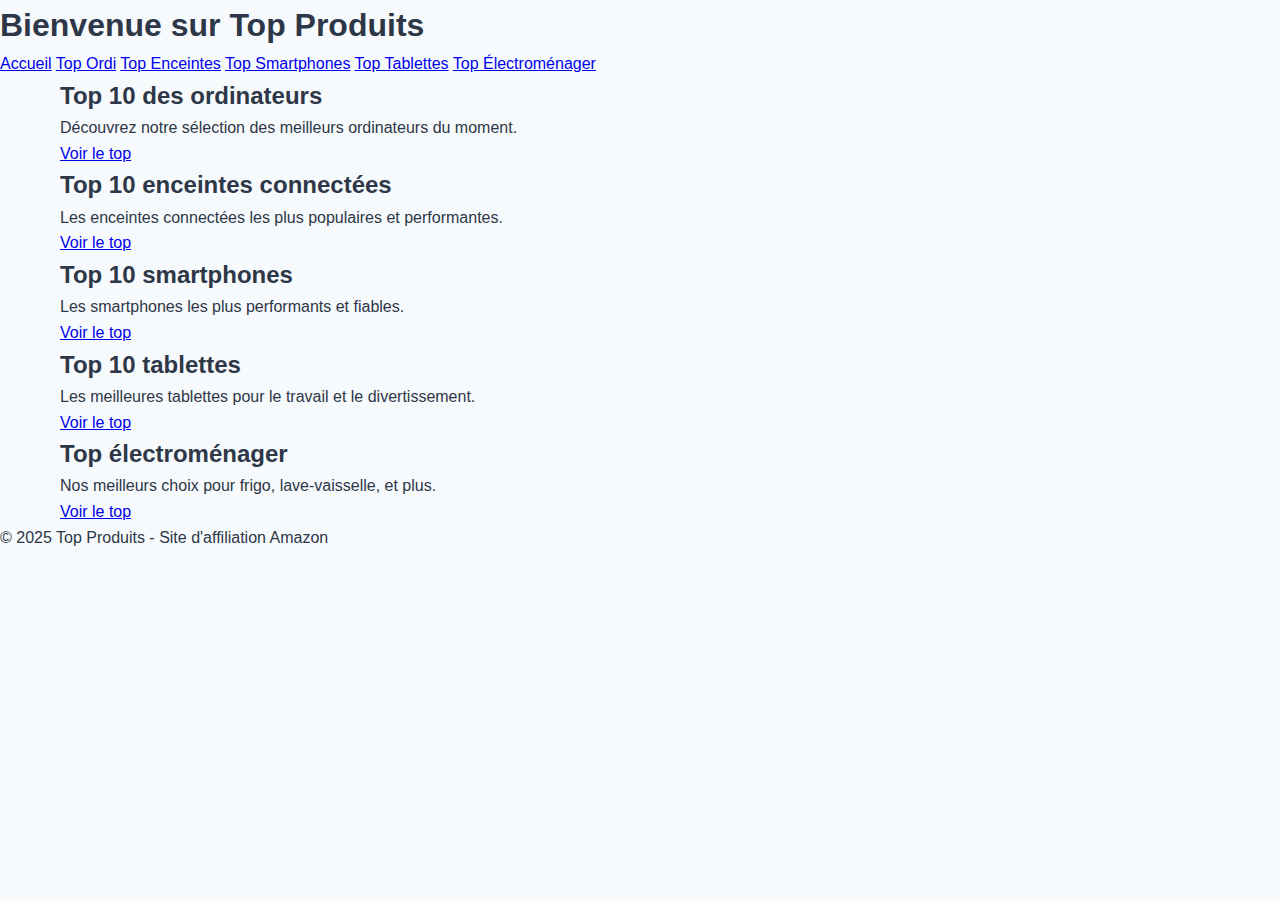
<file: index.html>
<!DOCTYPE html>
<html lang="fr">
<head>
  <meta charset="UTF-8">
  <title>Top Produits</title>
  <link rel="stylesheet" href="style.css">
</head>
<body>

<header>
  <h1>Bienvenue sur Top Produits</h1>
</header>

<nav>
  <a href="index.html">Accueil</a>
  <a href="top-ordinateurs.html">Top Ordi</a>
  <a href="top-enceintes.html">Top Enceintes</a>
  <a href="top-smartphones.html">Top Smartphones</a>
  <a href="top-tablettes.html">Top Tablettes</a>
  <a href="top-electromenager.html">Top Électroménager</a>
</nav>

<div class="container">
  <div class="article-block">
    <h2>Top 10 des ordinateurs</h2>
    <p>Découvrez notre sélection des meilleurs ordinateurs du moment.</p>
    <a class="button" href="top-ordinateurs.html">Voir le top</a>
  </div>

  <div class="article-block">
    <h2>Top 10 enceintes connectées</h2>
    <p>Les enceintes connectées les plus populaires et performantes.</p>
    <a class="button" href="top-enceintes.html">Voir le top</a>
  </div>

  <div class="article-block">
    <h2>Top 10 smartphones</h2>
    <p>Les smartphones les plus performants et fiables.</p>
    <a class="button" href="top-smartphones.html">Voir le top</a>
  </div>

  <div class="article-block">
    <h2>Top 10 tablettes</h2>
    <p>Les meilleures tablettes pour le travail et le divertissement.</p>
    <a class="button" href="top-tablettes.html">Voir le top</a>
  </div>

  <div class="article-block">
    <h2>Top électroménager</h2>
    <p>Nos meilleurs choix pour frigo, lave-vaisselle, et plus.</p>
    <a class="button" href="top-electromenager.html">Voir le top</a>
  </div>
</div>

<footer>
  &copy; 2025 Top Produits - Site d'affiliation Amazon
</footer>

</body>
</html>
</file>
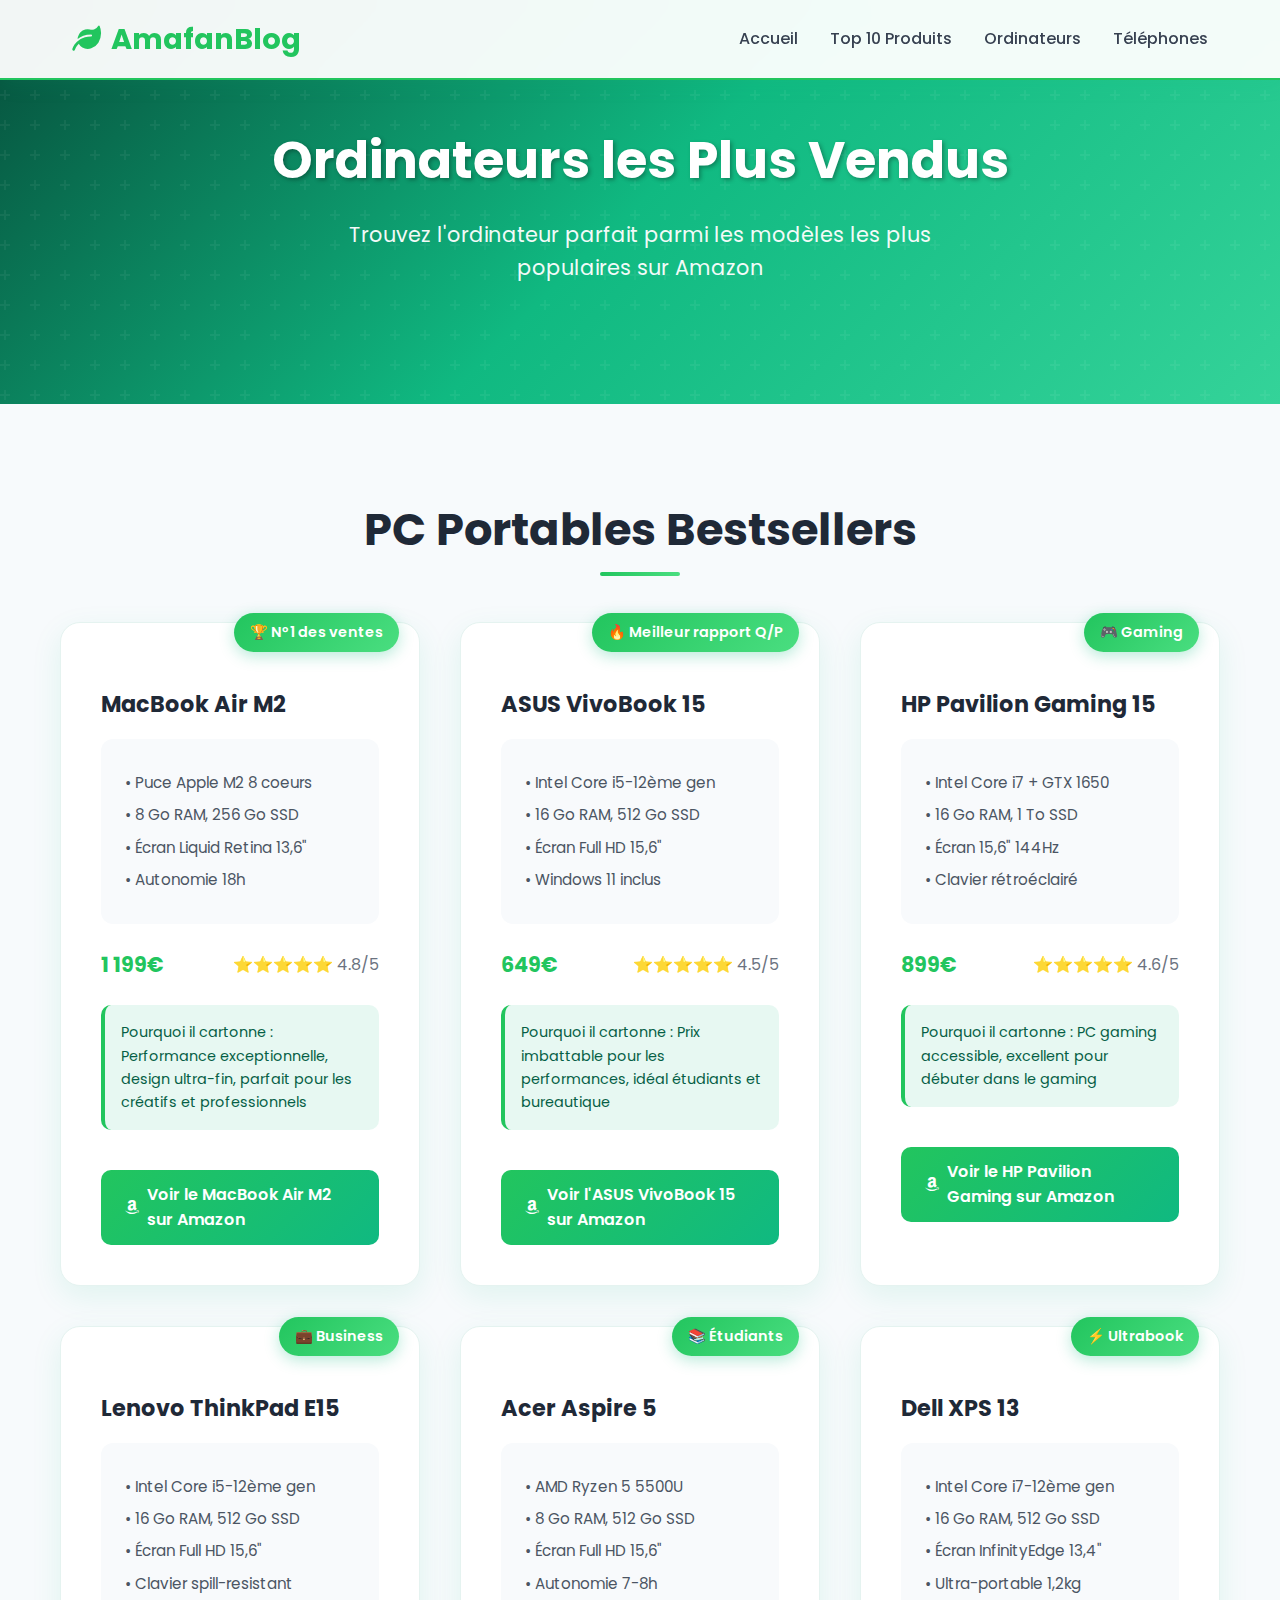
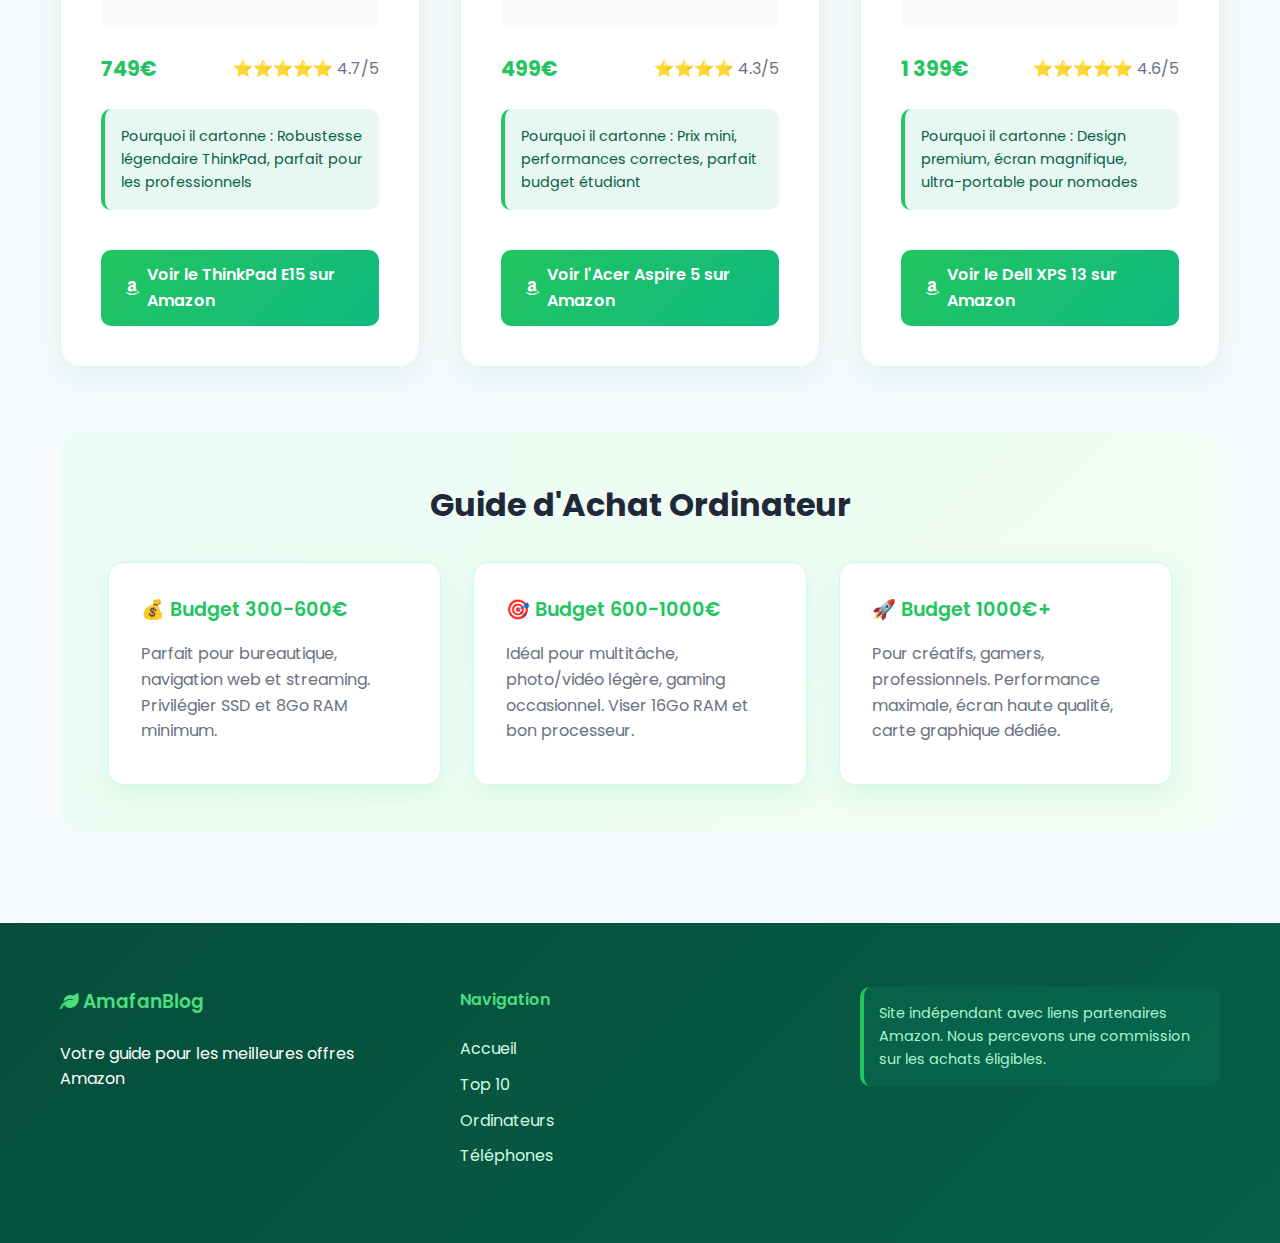
<file: ordinateurs.html>
<!DOCTYPE html>
<html lang="fr">
<head>
    <meta charset="utf-8">
    <meta name="viewport" content="width=device-width, initial-scale=1.0">
    
    <title>Ordinateurs les Plus Vendus sur Amazon 2024 | AmafanBlog</title>
    <meta name="description" content="Découvrez les ordinateurs portables et fixes les plus vendus sur Amazon. Comparatifs, prix et conseils pour choisir le bon PC.">
    <meta name="keywords" content="ordinateurs amazon, pc portables bestseller, ordinateurs les plus vendus, guide achat pc, laptops amazon">
    
    <link href="style.css" rel="stylesheet" type="text/css" />
    <link href="https://fonts.googleapis.com/css2?family=Poppins:wght@300;400;500;600;700&display=swap" rel="stylesheet">
    <link rel="stylesheet" href="https://cdnjs.cloudflare.com/ajax/libs/font-awesome/6.0.0/css/all.min.css">
</head>

<body>
    <header class="header">
        <nav class="nav">
            <div class="logo">
                <h1><i class="fas fa-leaf"></i> AmafanBlog</h1>
            </div>
            <ul class="nav-links">
                <li><a href="index.html">Accueil</a></li>
                <li><a href="top10.html">Top 10 Produits</a></li>
                <li><a href="ordinateurs.html">Ordinateurs</a></li>
                <li><a href="telephones.html">Téléphones</a></li>
            </ul>
        </nav>
    </header>

    <main>
        <section class="hero">
            <div class="hero-content">
                <h2>Ordinateurs les Plus Vendus</h2>
                <p>Trouvez l'ordinateur parfait parmi les modèles les plus populaires sur Amazon</p>
            </div>
        </section>

        <section class="computers-section">
            <div class="container">
                <h2 class="section-title">PC Portables Bestsellers</h2>
                
                <div class="computers-grid">
                    <div class="computer-card">
                        <div class="computer-badge">🏆 N°1 des ventes</div>
                        <h3>MacBook Air M2</h3>
                        <div class="specs">
                            <p>• Puce Apple M2 8 coeurs</p>
                            <p>• 8 Go RAM, 256 Go SSD</p>
                            <p>• Écran Liquid Retina 13,6"</p>
                            <p>• Autonomie 18h</p>
                        </div>
                        <div class="price-rating">
                            <span class="price">1 199€</span>
                            <span class="rating">⭐⭐⭐⭐⭐ 4.8/5</span>
                        </div>
                        <p class="why-popular">Pourquoi il cartonne : Performance exceptionnelle, design ultra-fin, parfait pour les créatifs et professionnels</p>
                        <a href="https://amzn.to/3YjKpLm" target="_blank" rel="nofollow" class="btn-product">
                            <i class="fab fa-amazon"></i> Voir le MacBook Air M2 sur Amazon
                        </a>
                    </div>

                    <div class="computer-card">
                        <div class="computer-badge">🔥 Meilleur rapport Q/P</div>
                        <h3>ASUS VivoBook 15</h3>
                        <div class="specs">
                            <p>• Intel Core i5-12ème gen</p>
                            <p>• 16 Go RAM, 512 Go SSD</p>
                            <p>• Écran Full HD 15,6"</p>
                            <p>• Windows 11 inclus</p>
                        </div>
                        <div class="price-rating">
                            <span class="price">649€</span>
                            <span class="rating">⭐⭐⭐⭐⭐ 4.5/5</span>
                        </div>
                        <p class="why-popular">Pourquoi il cartonne : Prix imbattable pour les performances, idéal étudiants et bureautique</p>
                        <a href="https://amzn.to/4hYp8mK" target="_blank" rel="nofollow" class="btn-product">
                            <i class="fab fa-amazon"></i> Voir l'ASUS VivoBook 15 sur Amazon
                        </a>
                    </div>

                    <div class="computer-card">
                        <div class="computer-badge">🎮 Gaming</div>
                        <h3>HP Pavilion Gaming 15</h3>
                        <div class="specs">
                            <p>• Intel Core i7 + GTX 1650</p>
                            <p>• 16 Go RAM, 1 To SSD</p>
                            <p>• Écran 15,6" 144Hz</p>
                            <p>• Clavier rétroéclairé</p>
                        </div>
                        <div class="price-rating">
                            <span class="price">899€</span>
                            <span class="rating">⭐⭐⭐⭐⭐ 4.6/5</span>
                        </div>
                        <p class="why-popular">Pourquoi il cartonne : PC gaming accessible, excellent pour débuter dans le gaming</p>
                        <a href="https://amzn.to/3ZqR7dL" target="_blank" rel="nofollow" class="btn-product">
                            <i class="fab fa-amazon"></i> Voir le HP Pavilion Gaming sur Amazon
                        </a>
                    </div>

                    <div class="computer-card">
                        <div class="computer-badge">💼 Business</div>
                        <h3>Lenovo ThinkPad E15</h3>
                        <div class="specs">
                            <p>• Intel Core i5-12ème gen</p>
                            <p>• 16 Go RAM, 512 Go SSD</p>
                            <p>• Écran Full HD 15,6"</p>
                            <p>• Clavier spill-resistant</p>
                        </div>
                        <div class="price-rating">
                            <span class="price">749€</span>
                            <span class="rating">⭐⭐⭐⭐⭐ 4.7/5</span>
                        </div>
                        <p class="why-popular">Pourquoi il cartonne : Robustesse légendaire ThinkPad, parfait pour les professionnels</p>
                        <a href="https://amzn.to/4fL8nGx" target="_blank" rel="nofollow" class="btn-product">
                            <i class="fab fa-amazon"></i> Voir le ThinkPad E15 sur Amazon
                        </a>
                    </div>

                    <div class="computer-card">
                        <div class="computer-badge">📚 Étudiants</div>
                        <h3>Acer Aspire 5</h3>
                        <div class="specs">
                            <p>• AMD Ryzen 5 5500U</p>
                            <p>• 8 Go RAM, 512 Go SSD</p>
                            <p>• Écran Full HD 15,6"</p>
                            <p>• Autonomie 7-8h</p>
                        </div>
                        <div class="price-rating">
                            <span class="price">499€</span>
                            <span class="rating">⭐⭐⭐⭐ 4.3/5</span>
                        </div>
                        <p class="why-popular">Pourquoi il cartonne : Prix mini, performances correctes, parfait budget étudiant</p>
                        <a href="https://amzn.to/3BRpK8m" target="_blank" rel="nofollow" class="btn-product">
                            <i class="fab fa-amazon"></i> Voir l'Acer Aspire 5 sur Amazon
                        </a>
                    </div>

                    <div class="computer-card">
                        <div class="computer-badge">⚡ Ultrabook</div>
                        <h3>Dell XPS 13</h3>
                        <div class="specs">
                            <p>• Intel Core i7-12ème gen</p>
                            <p>• 16 Go RAM, 512 Go SSD</p>
                            <p>• Écran InfinityEdge 13,4"</p>
                            <p>• Ultra-portable 1,2kg</p>
                        </div>
                        <div class="price-rating">
                            <span class="price">1 399€</span>
                            <span class="rating">⭐⭐⭐⭐⭐ 4.6/5</span>
                        </div>
                        <p class="why-popular">Pourquoi il cartonne : Design premium, écran magnifique, ultra-portable pour nomades</p>
                        <a href="https://amzn.to/4dTpL9K" target="_blank" rel="nofollow" class="btn-product">
                            <i class="fab fa-amazon"></i> Voir le Dell XPS 13 sur Amazon
                        </a>
                    </div>
                </div>

                <div class="buying-guide">
                    <h3>Guide d'Achat Ordinateur</h3>
                    <div class="guide-tips">
                        <div class="tip">
                            <h4>💰 Budget 300-600€</h4>
                            <p>Parfait pour bureautique, navigation web et streaming. Privilégier SSD et 8Go RAM minimum.</p>
                        </div>
                        <div class="tip">
                            <h4>🎯 Budget 600-1000€</h4>
                            <p>Idéal pour multitâche, photo/vidéo légère, gaming occasionnel. Viser 16Go RAM et bon processeur.</p>
                        </div>
                        <div class="tip">
                            <h4>🚀 Budget 1000€+</h4>
                            <p>Pour créatifs, gamers, professionnels. Performance maximale, écran haute qualité, carte graphique dédiée.</p>
                        </div>
                    </div>
                </div>
            </div>
        </section>
    </main>

    <footer class="footer">
        <div class="container">
            <div class="footer-content">
                <div class="footer-section">
                    <h3><i class="fas fa-leaf"></i> AmafanBlog</h3>
                    <p>Votre guide pour les meilleures offres Amazon</p>
                </div>
                <div class="footer-section">
                    <h4>Navigation</h4>
                    <ul>
                        <li><a href="index.html">Accueil</a></li>
                        <li><a href="top10.html">Top 10</a></li>
                        <li><a href="ordinateurs.html">Ordinateurs</a></li>
                        <li><a href="telephones.html">Téléphones</a></li>
                    </ul>
                </div>
                <div class="footer-section">
                    <p class="affiliate-disclosure">
                        Site indépendant avec liens partenaires Amazon. Nous percevons une commission sur les achats éligibles.
                    </p>
                </div>
            </div>
        </div>
    </footer>

    <script src="script.js"></script>
</body>
</html>
</file>
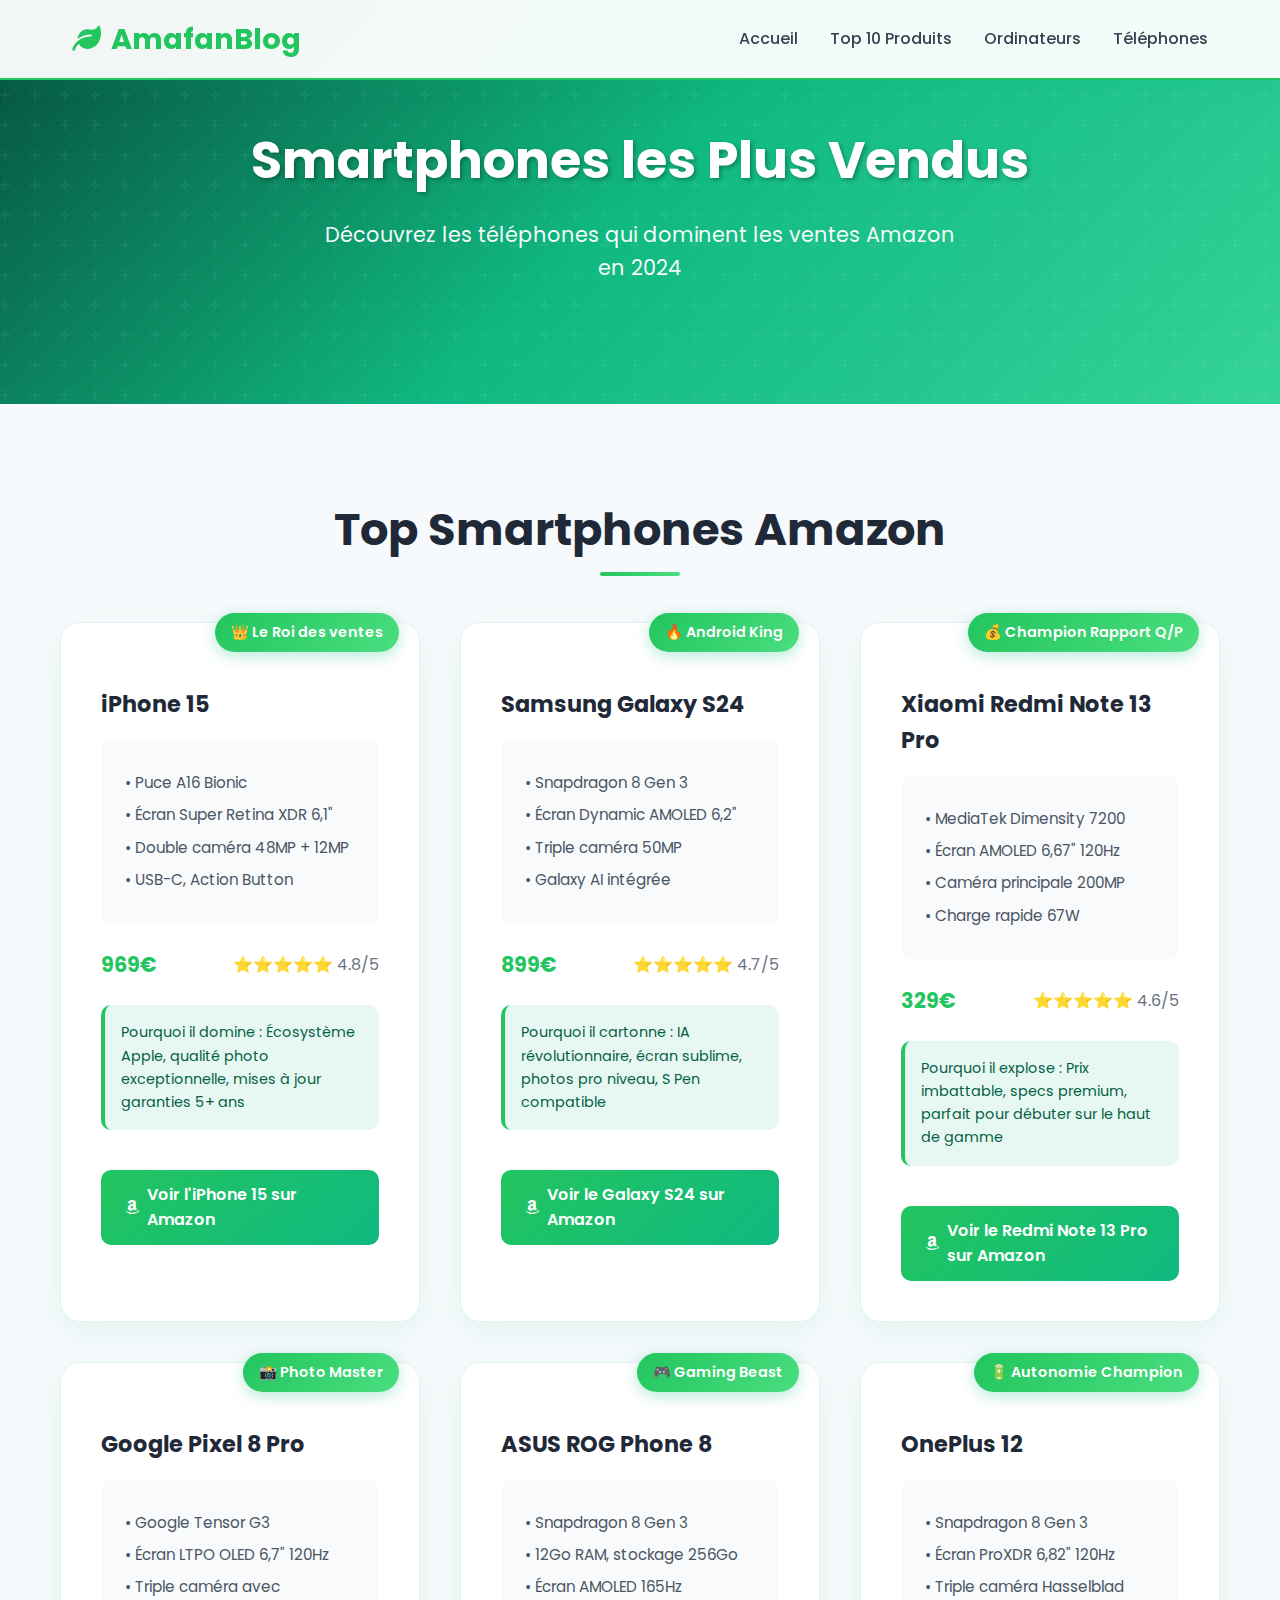
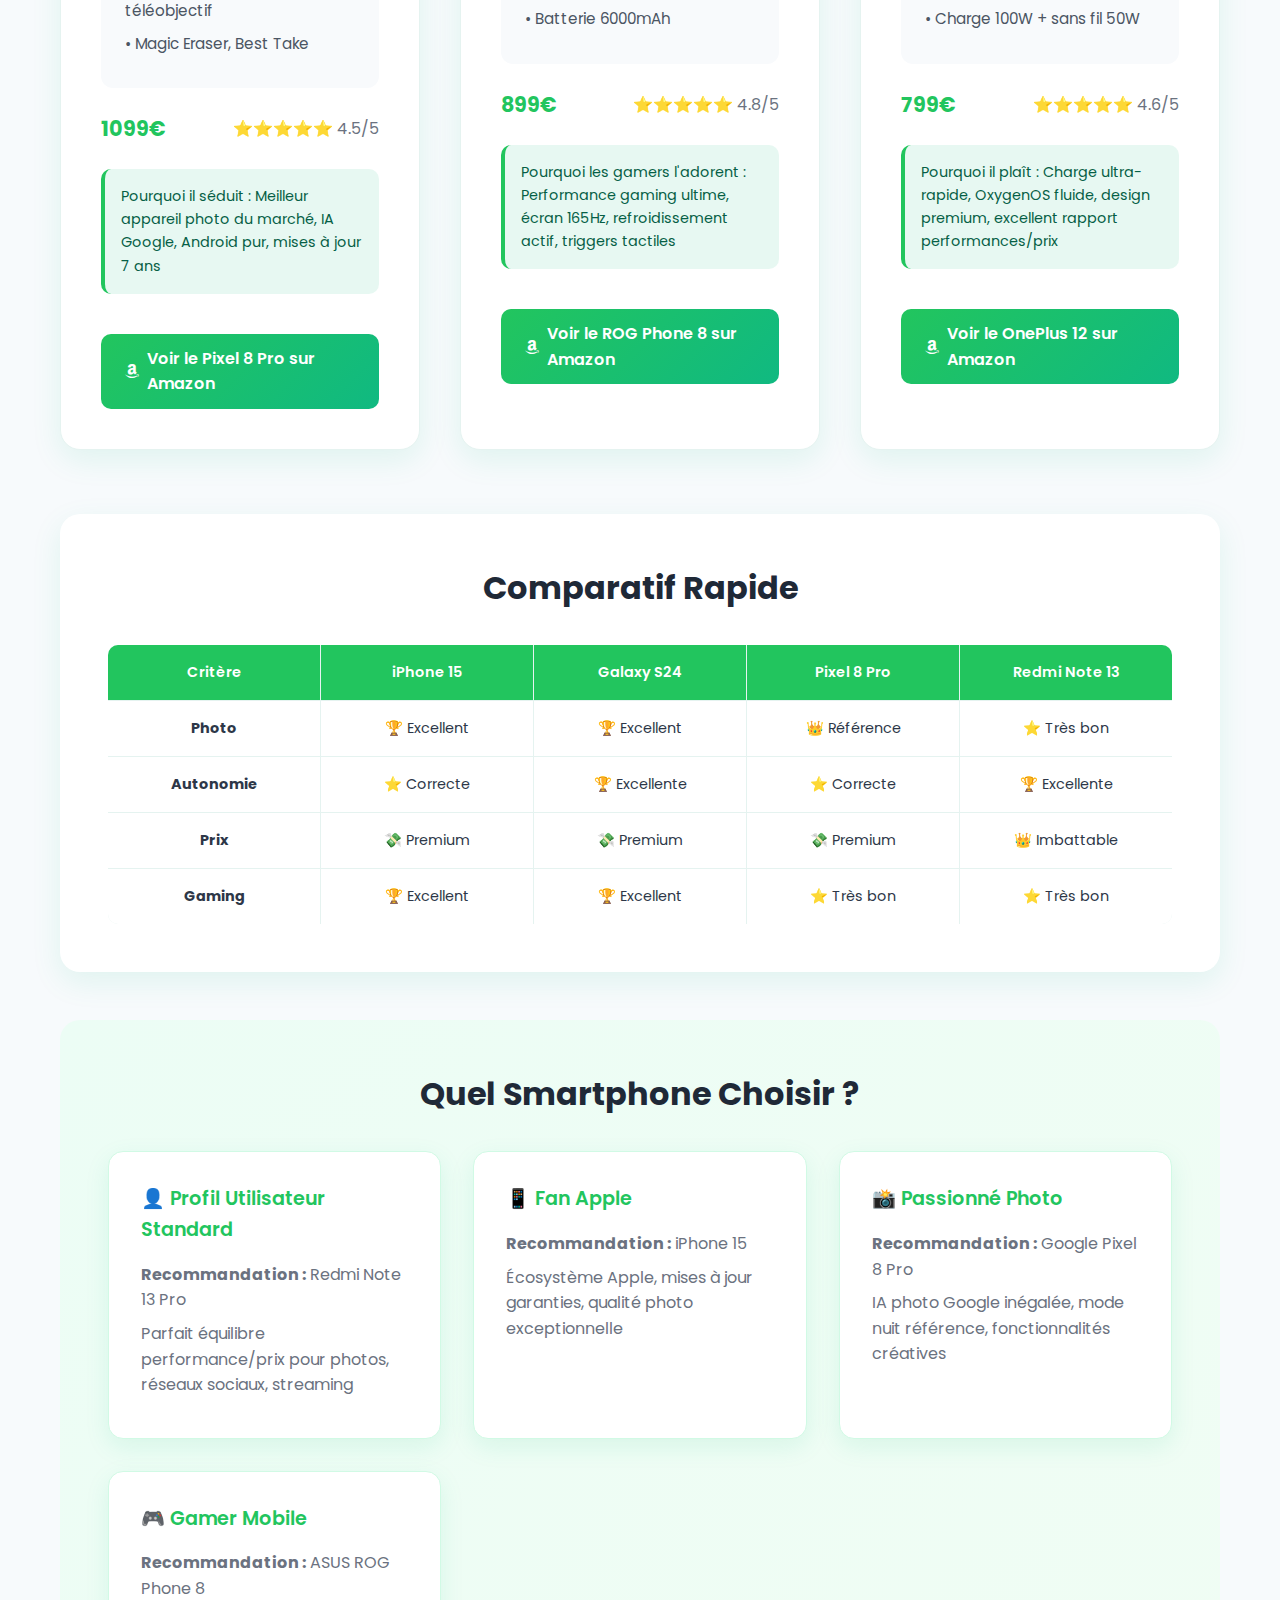
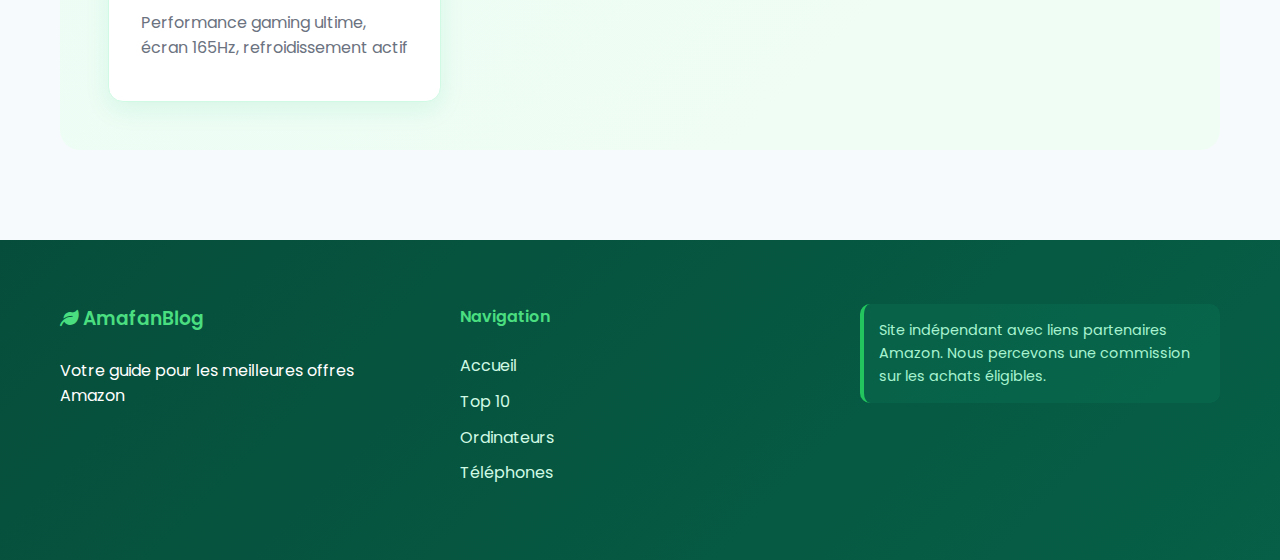
<file: telephones.html>
<!DOCTYPE html>
<html lang="fr">
<head>
    <meta charset="utf-8">
    <meta name="viewport" content="width=device-width, initial-scale=1.0">
    
    <title>Smartphones les Plus Vendus sur Amazon 2024 | Guide Téléphones</title>
    <meta name="description" content="Découvrez les smartphones les plus populaires sur Amazon : iPhone, Samsung Galaxy, Xiaomi... Comparatifs et conseils d'achat.">
    <meta name="keywords" content="smartphones amazon, téléphones bestseller, iphone samsung, smartphones les plus vendus, guide achat mobile">
    
    <link href="style.css" rel="stylesheet" type="text/css" />
    <link href="https://fonts.googleapis.com/css2?family=Poppins:wght@300;400;500;600;700&display=swap" rel="stylesheet">
    <link rel="stylesheet" href="https://cdnjs.cloudflare.com/ajax/libs/font-awesome/6.0.0/css/all.min.css">
</head>

<body>
    <header class="header">
        <nav class="nav">
            <div class="logo">
                <h1><i class="fas fa-leaf"></i> AmafanBlog</h1>
            </div>
            <ul class="nav-links">
                <li><a href="index.html">Accueil</a></li>
                <li><a href="top10.html">Top 10 Produits</a></li>
                <li><a href="ordinateurs.html">Ordinateurs</a></li>
                <li><a href="telephones.html">Téléphones</a></li>
            </ul>
        </nav>
    </header>

    <main>
        <section class="hero">
            <div class="hero-content">
                <h2>Smartphones les Plus Vendus</h2>
                <p>Découvrez les téléphones qui dominent les ventes Amazon en 2024</p>
            </div>
        </section>

        <section class="phones-section">
            <div class="container">
                <h2 class="section-title">Top Smartphones Amazon</h2>
                
                <div class="phones-grid">
                    <div class="phone-card">
                        <div class="phone-badge">👑 Le Roi des ventes</div>
                        <h3>iPhone 15</h3>
                        <div class="specs">
                            <p>• Puce A16 Bionic</p>
                            <p>• Écran Super Retina XDR 6,1"</p>
                            <p>• Double caméra 48MP + 12MP</p>
                            <p>• USB-C, Action Button</p>
                        </div>
                        <div class="price-rating">
                            <span class="price">969€</span>
                            <span class="rating">⭐⭐⭐⭐⭐ 4.8/5</span>
                        </div>
                        <p class="why-popular">Pourquoi il domine : Écosystème Apple, qualité photo exceptionnelle, mises à jour garanties 5+ ans</p>
                        <a href="https://amzn.to/3BQKPhl" target="_blank" rel="nofollow" class="btn-product">
                            <i class="fab fa-amazon"></i> Voir l'iPhone 15 sur Amazon
                        </a>
                    </div>

                    <div class="phone-card">
                        <div class="phone-badge">🔥 Android King</div>
                        <h3>Samsung Galaxy S24</h3>
                        <div class="specs">
                            <p>• Snapdragon 8 Gen 3</p>
                            <p>• Écran Dynamic AMOLED 6,2"</p>
                            <p>• Triple caméra 50MP</p>
                            <p>• Galaxy AI intégrée</p>
                        </div>
                        <div class="price-rating">
                            <span class="price">899€</span>
                            <span class="rating">⭐⭐⭐⭐⭐ 4.7/5</span>
                        </div>
                        <p class="why-popular">Pourquoi il cartonne : IA révolutionnaire, écran sublime, photos pro niveau, S Pen compatible</p>
                        <a href="https://amzn.to/4fKpL2M" target="_blank" rel="nofollow" class="btn-product">
                            <i class="fab fa-amazon"></i> Voir le Galaxy S24 sur Amazon
                        </a>
                    </div>

                    <div class="phone-card">
                        <div class="phone-badge">💰 Champion Rapport Q/P</div>
                        <h3>Xiaomi Redmi Note 13 Pro</h3>
                        <div class="specs">
                            <p>• MediaTek Dimensity 7200</p>
                            <p>• Écran AMOLED 6,67" 120Hz</p>
                            <p>• Caméra principale 200MP</p>
                            <p>• Charge rapide 67W</p>
                        </div>
                        <div class="price-rating">
                            <span class="price">329€</span>
                            <span class="rating">⭐⭐⭐⭐⭐ 4.6/5</span>
                        </div>
                        <p class="why-popular">Pourquoi il explose : Prix imbattable, specs premium, parfait pour débuter sur le haut de gamme</p>
                        <a href="https://amzn.to/3VpR8dK" target="_blank" rel="nofollow" class="btn-product">
                            <i class="fab fa-amazon"></i> Voir le Redmi Note 13 Pro sur Amazon
                        </a>
                    </div>

                    <div class="phone-card">
                        <div class="phone-badge">📸 Photo Master</div>
                        <h3>Google Pixel 8 Pro</h3>
                        <div class="specs">
                            <p>• Google Tensor G3</p>
                            <p>• Écran LTPO OLED 6,7" 120Hz</p>
                            <p>• Triple caméra avec téléobjectif</p>
                            <p>• Magic Eraser, Best Take</p>
                        </div>
                        <div class="price-rating">
                            <span class="price">1099€</span>
                            <span class="rating">⭐⭐⭐⭐⭐ 4.5/5</span>
                        </div>
                        <p class="why-popular">Pourquoi il séduit : Meilleur appareil photo du marché, IA Google, Android pur, mises à jour 7 ans</p>
                        <a href="https://amzn.to/4hY7Qp3" target="_blank" rel="nofollow" class="btn-product">
                            <i class="fab fa-amazon"></i> Voir le Pixel 8 Pro sur Amazon
                        </a>
                    </div>

                    <div class="phone-card">
                        <div class="phone-badge">🎮 Gaming Beast</div>
                        <h3>ASUS ROG Phone 8</h3>
                        <div class="specs">
                            <p>• Snapdragon 8 Gen 3</p>
                            <p>• 12Go RAM, stockage 256Go</p>
                            <p>• Écran AMOLED 165Hz</p>
                            <p>• Batterie 6000mAh</p>
                        </div>
                        <div class="price-rating">
                            <span class="price">899€</span>
                            <span class="rating">⭐⭐⭐⭐⭐ 4.8/5</span>
                        </div>
                        <p class="why-popular">Pourquoi les gamers l'adorent : Performance gaming ultime, écran 165Hz, refroidissement actif, triggers tactiles</p>
                        <a href="https://amzn.to/3ZpK9mL" target="_blank" rel="nofollow" class="btn-product">
                            <i class="fab fa-amazon"></i> Voir le ROG Phone 8 sur Amazon
                        </a>
                    </div>

                    <div class="phone-card">
                        <div class="phone-badge">🔋 Autonomie Champion</div>
                        <h3>OnePlus 12</h3>
                        <div class="specs">
                            <p>• Snapdragon 8 Gen 3</p>
                            <p>• Écran ProXDR 6,82" 120Hz</p>
                            <p>• Triple caméra Hasselblad</p>
                            <p>• Charge 100W + sans fil 50W</p>
                        </div>
                        <div class="price-rating">
                            <span class="price">799€</span>
                            <span class="rating">⭐⭐⭐⭐⭐ 4.6/5</span>
                        </div>
                        <p class="why-popular">Pourquoi il plaît : Charge ultra-rapide, OxygenOS fluide, design premium, excellent rapport performances/prix</p>
                        <a href="https://amzn.to/4dR8pNx" target="_blank" rel="nofollow" class="btn-product">
                            <i class="fab fa-amazon"></i> Voir le OnePlus 12 sur Amazon
                        </a>
                    </div>
                </div>

                <div class="phone-comparison">
                    <h3>Comparatif Rapide</h3>
                    <div class="comparison-table">
                        <div class="comparison-row header">
                            <div>Critère</div>
                            <div>iPhone 15</div>
                            <div>Galaxy S24</div>
                            <div>Pixel 8 Pro</div>
                            <div>Redmi Note 13</div>
                        </div>
                        <div class="comparison-row">
                            <div><strong>Photo</strong></div>
                            <div>🏆 Excellent</div>
                            <div>🏆 Excellent</div>
                            <div>👑 Référence</div>
                            <div>⭐ Très bon</div>
                        </div>
                        <div class="comparison-row">
                            <div><strong>Autonomie</strong></div>
                            <div>⭐ Correcte</div>
                            <div>🏆 Excellente</div>
                            <div>⭐ Correcte</div>
                            <div>🏆 Excellente</div>
                        </div>
                        <div class="comparison-row">
                            <div><strong>Prix</strong></div>
                            <div>💸 Premium</div>
                            <div>💸 Premium</div>
                            <div>💸 Premium</div>
                            <div>👑 Imbattable</div>
                        </div>
                        <div class="comparison-row">
                            <div><strong>Gaming</strong></div>
                            <div>🏆 Excellent</div>
                            <div>🏆 Excellent</div>
                            <div>⭐ Très bon</div>
                            <div>⭐ Très bon</div>
                        </div>
                    </div>
                </div>

                <div class="buying-advice">
                    <h3>Quel Smartphone Choisir ?</h3>
                    <div class="advice-cards">
                        <div class="advice-card">
                            <h4>👤 Profil Utilisateur Standard</h4>
                            <p><strong>Recommandation :</strong> Redmi Note 13 Pro</p>
                            <p>Parfait équilibre performance/prix pour photos, réseaux sociaux, streaming</p>
                        </div>
                        <div class="advice-card">
                            <h4>📱 Fan Apple</h4>
                            <p><strong>Recommandation :</strong> iPhone 15</p>
                            <p>Écosystème Apple, mises à jour garanties, qualité photo exceptionnelle</p>
                        </div>
                        <div class="advice-card">
                            <h4>📸 Passionné Photo</h4>
                            <p><strong>Recommandation :</strong> Google Pixel 8 Pro</p>
                            <p>IA photo Google inégalée, mode nuit référence, fonctionnalités créatives</p>
                        </div>
                        <div class="advice-card">
                            <h4>🎮 Gamer Mobile</h4>
                            <p><strong>Recommandation :</strong> ASUS ROG Phone 8</p>
                            <p>Performance gaming ultime, écran 165Hz, refroidissement actif</p>
                        </div>
                    </div>
                </div>
            </div>
        </section>
    </main>

    <footer class="footer">
        <div class="container">
            <div class="footer-content">
                <div class="footer-section">
                    <h3><i class="fas fa-leaf"></i> AmafanBlog</h3>
                    <p>Votre guide pour les meilleures offres Amazon</p>
                </div>
                <div class="footer-section">
                    <h4>Navigation</h4>
                    <ul>
                        <li><a href="index.html">Accueil</a></li>
                        <li><a href="top10.html">Top 10</a></li>
                        <li><a href="ordinateurs.html">Ordinateurs</a></li>
                        <li><a href="telephones.html">Téléphones</a></li>
                    </ul>
                </div>
                <div class="footer-section">
                    <p class="affiliate-disclosure">
                        Site indépendant avec liens partenaires Amazon. Nous percevons une commission sur les achats éligibles.
                    </p>
                </div>
            </div>
        </div>
    </footer>

    <script src="script.js"></script>
</body>
</html>
</file>
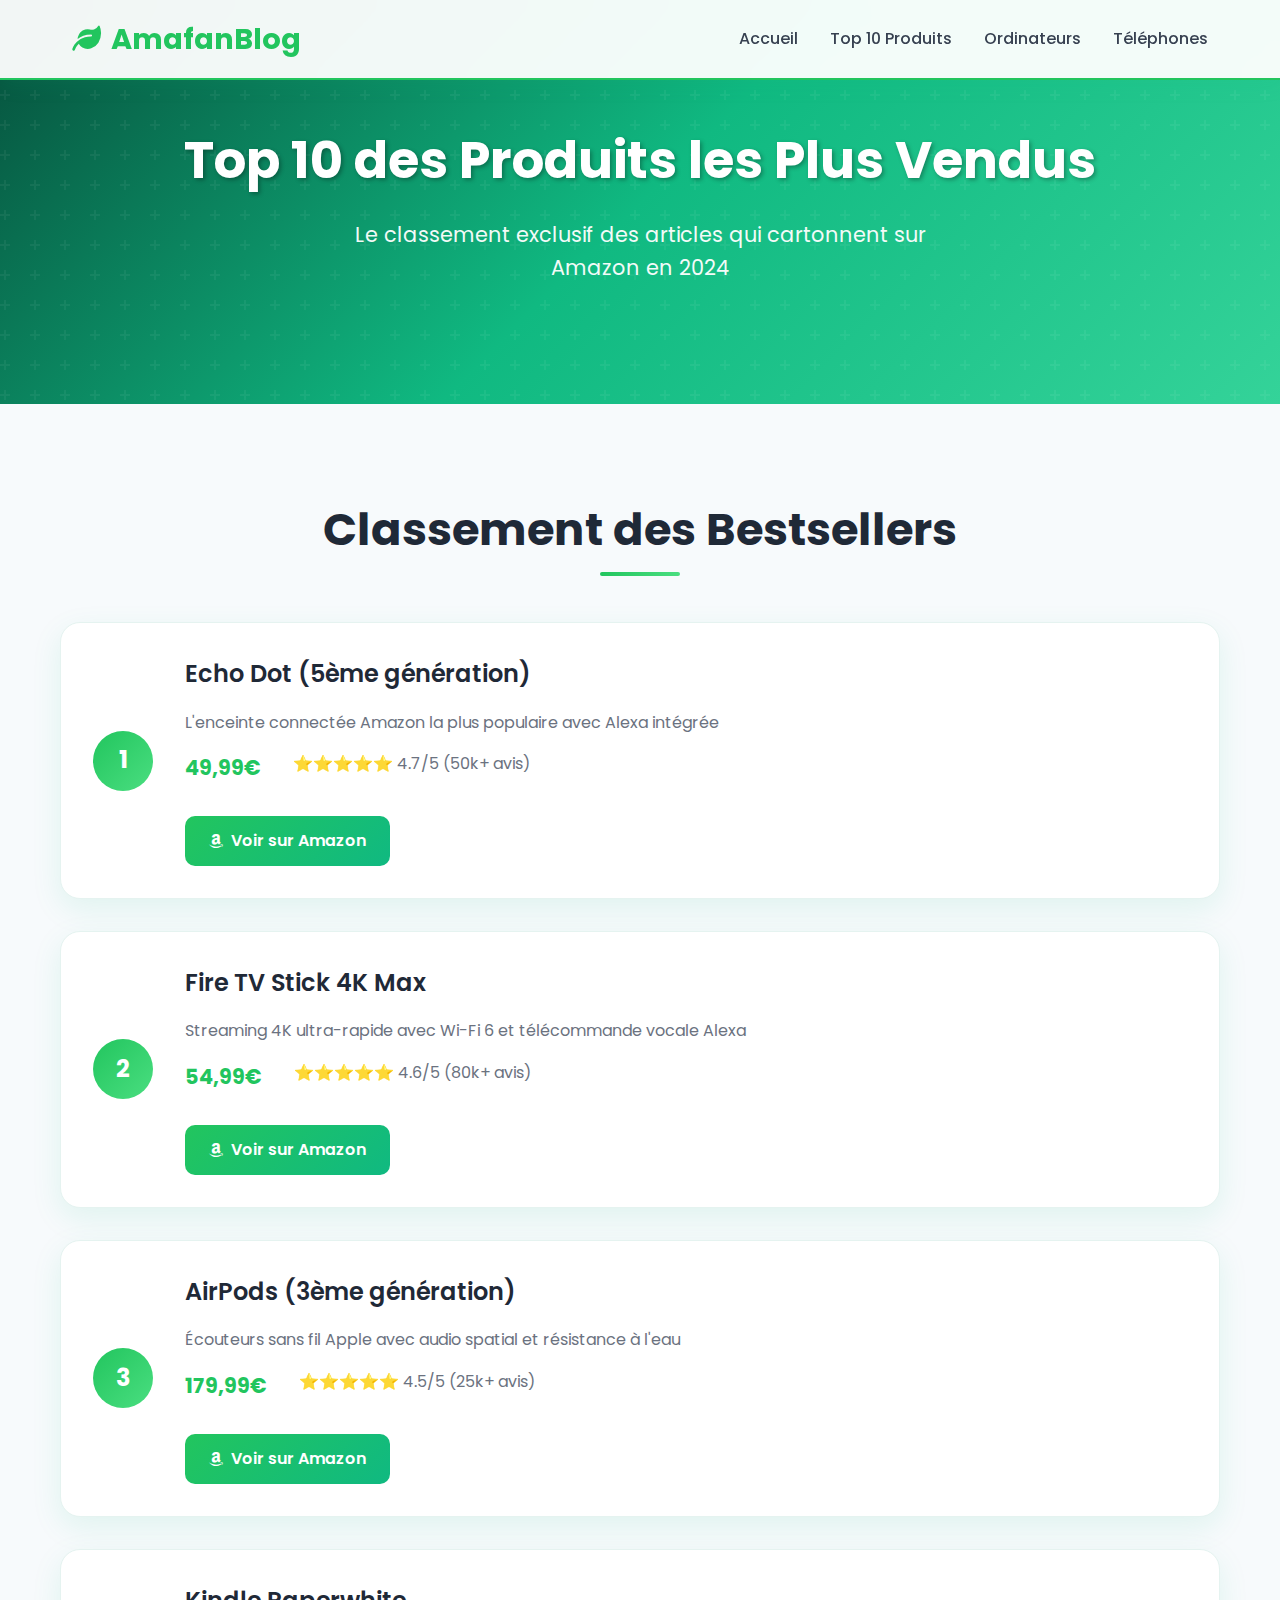
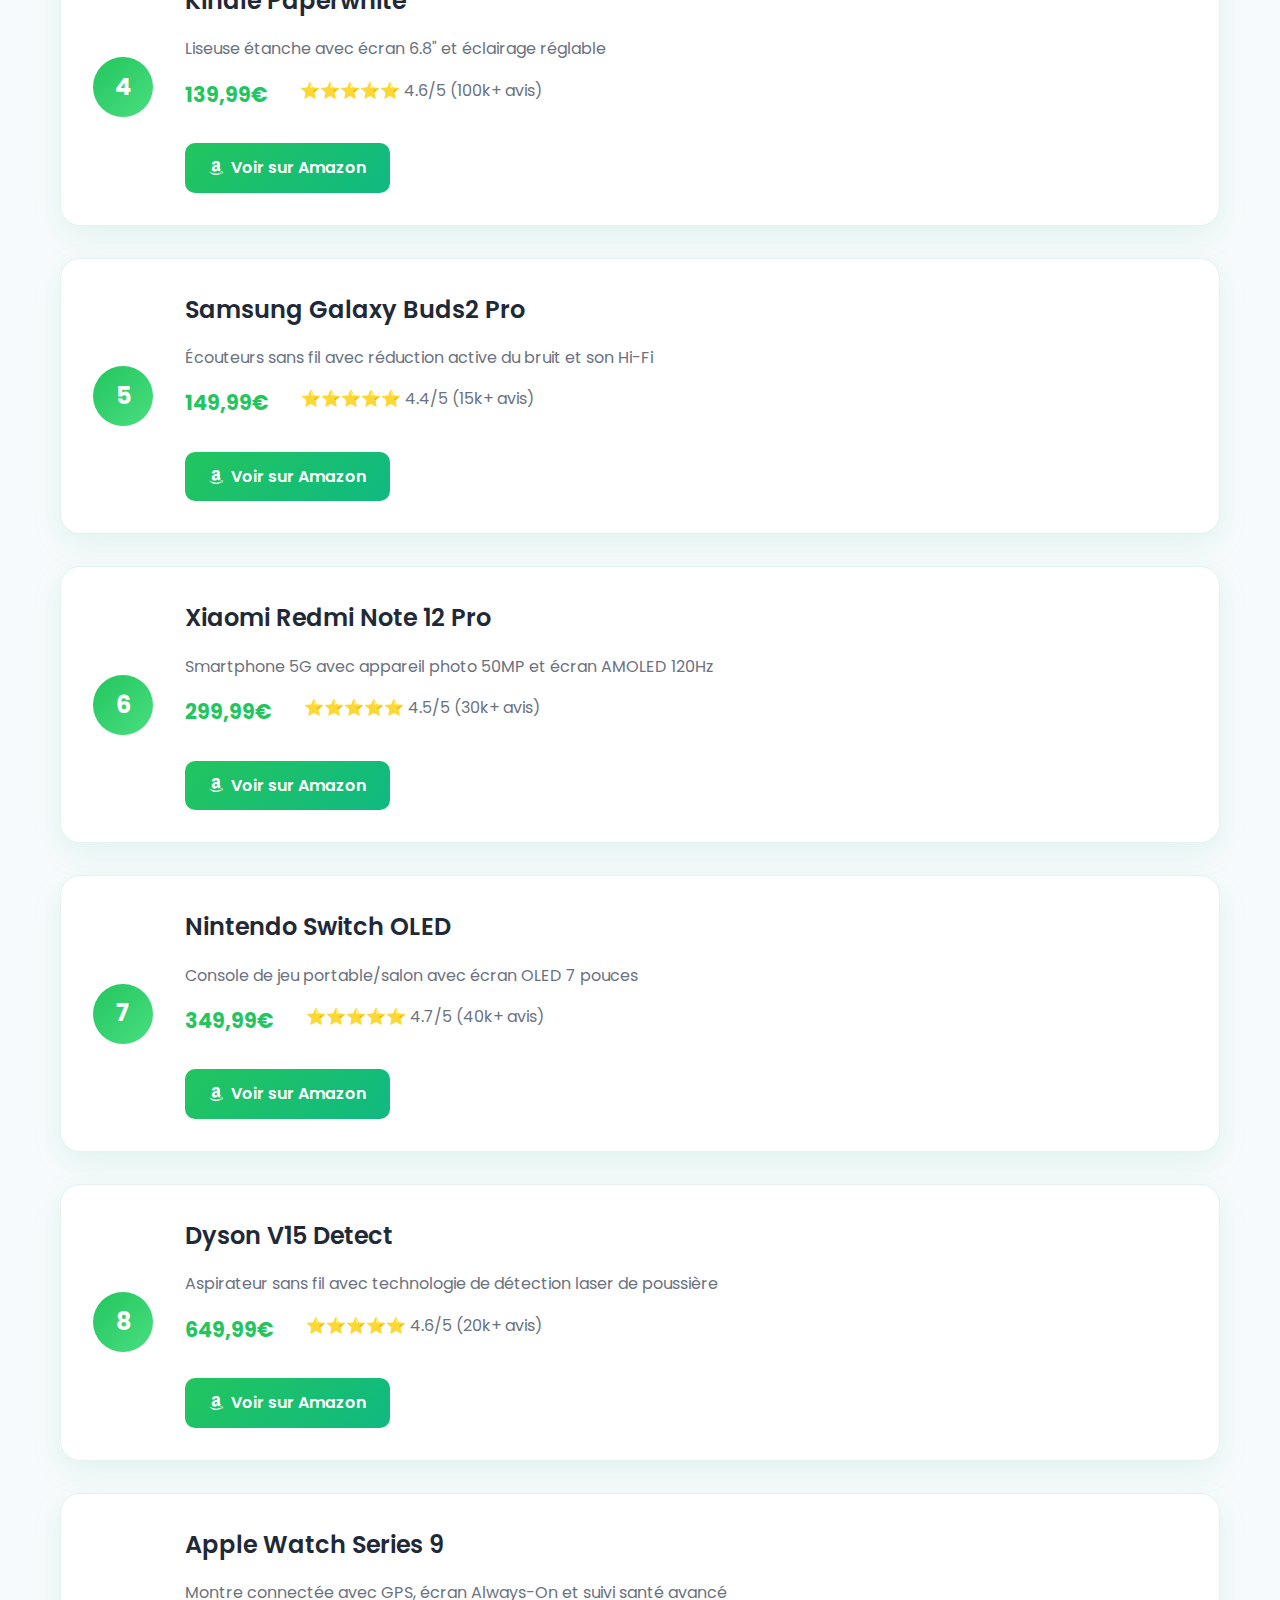
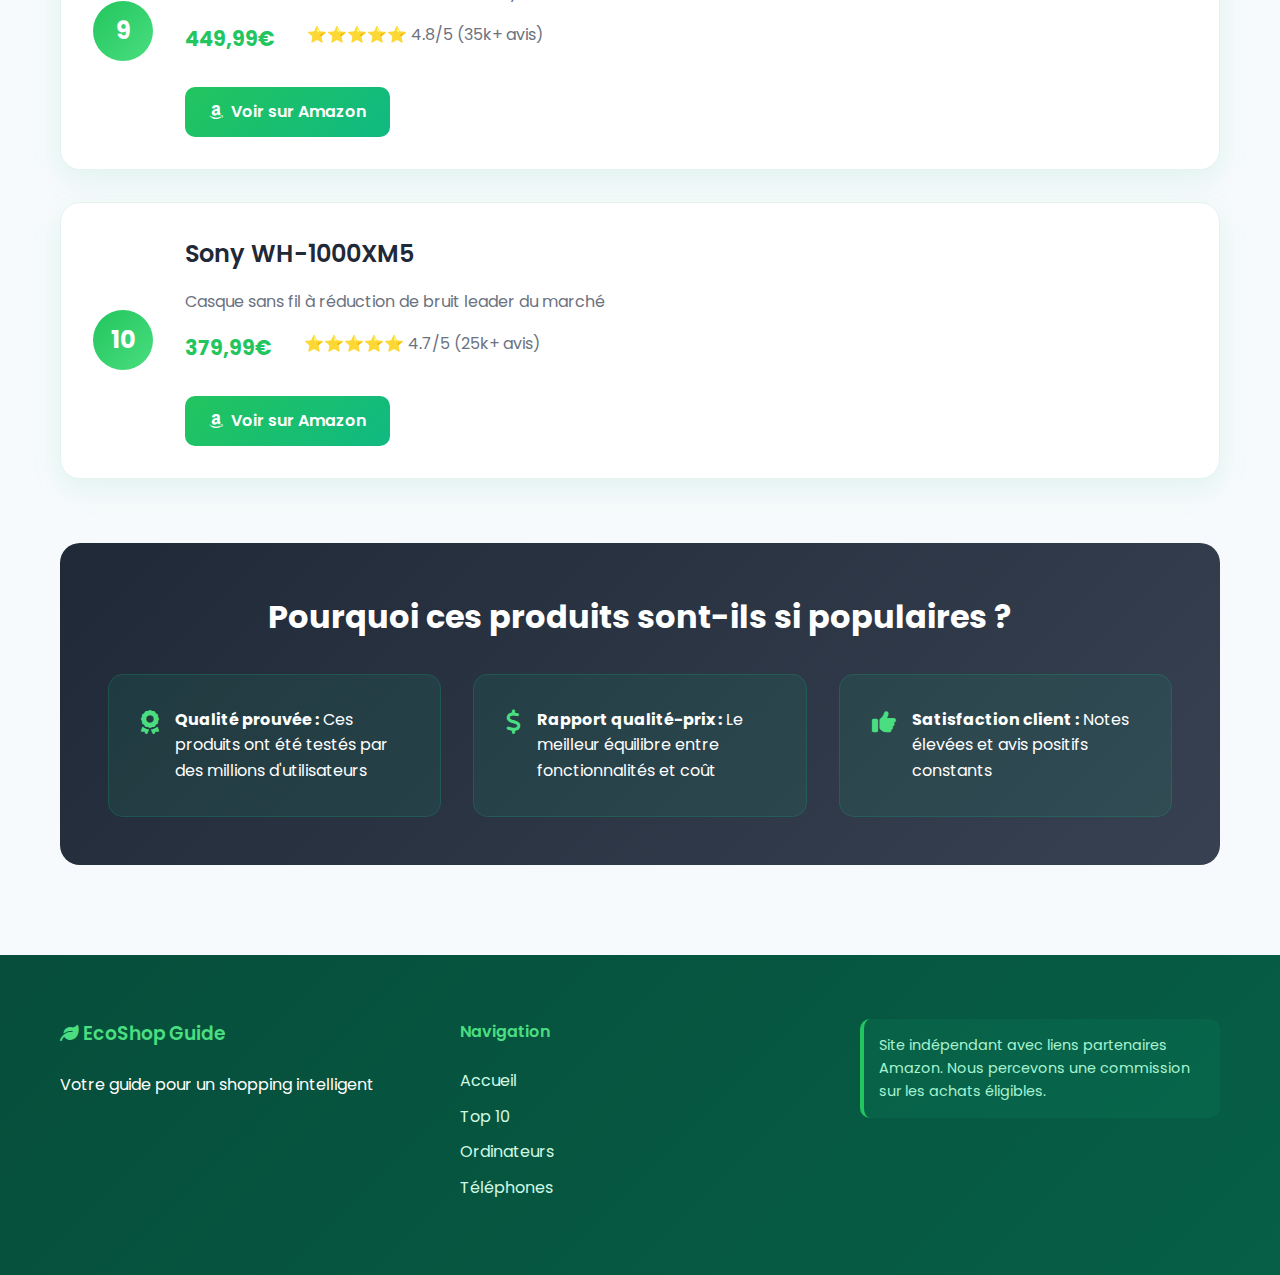
<file: top10.html>
<!DOCTYPE html>
<html lang="fr">
<head>
    <meta charset="utf-8">
    <meta name="viewport" content="width=device-width, initial-scale=1.0">
    
    <!-- SEO Meta Tags -->
    <title>Top 10 des Produits les Plus Vendus sur Amazon 2024 | AmafanBlog</title>
    <meta name="description" content="Découvrez le classement exclusif des 10 produits les plus vendus sur Amazon en 2024. Analyses, prix et liens directs vers les meilleures offres.">
    <meta name="keywords" content="top 10 amazon, produits les plus vendus, bestsellers amazon, meilleures ventes, classement produits">
    
    <link href="style.css" rel="stylesheet" type="text/css" />
    <link href="https://fonts.googleapis.com/css2?family=Poppins:wght@300;400;500;600;700&display=swap" rel="stylesheet">
    <link rel="stylesheet" href="https://cdnjs.cloudflare.com/ajax/libs/font-awesome/6.0.0/css/all.min.css">
</head>

<body>
    <header class="header">
        <nav class="nav">
            <div class="logo">
                <h1><i class="fas fa-leaf"></i> AmafanBlog</h1>
            </div>
            <ul class="nav-links">
                <li><a href="index.html">Accueil</a></li>
                <li><a href="top10.html">Top 10 Produits</a></li>
                <li><a href="ordinateurs.html">Ordinateurs</a></li>
                <li><a href="telephones.html">Téléphones</a></li>
            </ul>
        </nav>
    </header>

    <main>
        <section class="hero">
            <div class="hero-content">
                <h2>Top 10 des Produits les Plus Vendus</h2>
                <p>Le classement exclusif des articles qui cartonnent sur Amazon en 2024</p>
            </div>
        </section>

        <section class="top-products">
            <div class="container">
                <h2 class="section-title">Classement des Bestsellers</h2>
                
                <div class="product-ranking">
                    <div class="product-rank-item">
                        <div class="rank-number">1</div>
                        <div class="product-info">
                            <h3>Echo Dot (5ème génération)</h3>
                            <p>L'enceinte connectée Amazon la plus populaire avec Alexa intégrée</p>
                            <div class="product-details">
                                <span class="price">49,99€</span>
                                <span class="rating">⭐⭐⭐⭐⭐ 4.7/5 (50k+ avis)</span>
                            </div>
                            <a href="https://amzn.to/votre-lien-echo-dot" target="_blank" rel="nofollow" class="btn-product">
                                <i class="fab fa-amazon"></i> Voir sur Amazon
                            </a>
                        </div>
                    </div>

                    <div class="product-rank-item">
                        <div class="rank-number">2</div>
                        <div class="product-info">
                            <h3>Fire TV Stick 4K Max</h3>
                            <p>Streaming 4K ultra-rapide avec Wi-Fi 6 et télécommande vocale Alexa</p>
                            <div class="product-details">
                                <span class="price">54,99€</span>
                                <span class="rating">⭐⭐⭐⭐⭐ 4.6/5 (80k+ avis)</span>
                            </div>
                            <a href="https://amzn.to/votre-lien-firestick" target="_blank" rel="nofollow" class="btn-product">
                                <i class="fab fa-amazon"></i> Voir sur Amazon
                            </a>
                        </div>
                    </div>

                    <div class="product-rank-item">
                        <div class="rank-number">3</div>
                        <div class="product-info">
                            <h3>AirPods (3ème génération)</h3>
                            <p>Écouteurs sans fil Apple avec audio spatial et résistance à l'eau</p>
                            <div class="product-details">
                                <span class="price">179,99€</span>
                                <span class="rating">⭐⭐⭐⭐⭐ 4.5/5 (25k+ avis)</span>
                            </div>
                            <a href="https://amzn.to/votre-lien-airpods" target="_blank" rel="nofollow" class="btn-product">
                                <i class="fab fa-amazon"></i> Voir sur Amazon
                            </a>
                        </div>
                    </div>

                    <div class="product-rank-item">
                        <div class="rank-number">4</div>
                        <div class="product-info">
                            <h3>Kindle Paperwhite</h3>
                            <p>Liseuse étanche avec écran 6.8" et éclairage réglable</p>
                            <div class="product-details">
                                <span class="price">139,99€</span>
                                <span class="rating">⭐⭐⭐⭐⭐ 4.6/5 (100k+ avis)</span>
                            </div>
                            <a href="https://amzn.to/votre-lien-kindle" target="_blank" rel="nofollow" class="btn-product">
                                <i class="fab fa-amazon"></i> Voir sur Amazon
                            </a>
                        </div>
                    </div>

                    <div class="product-rank-item">
                        <div class="rank-number">5</div>
                        <div class="product-info">
                            <h3>Samsung Galaxy Buds2 Pro</h3>
                            <p>Écouteurs sans fil avec réduction active du bruit et son Hi-Fi</p>
                            <div class="product-details">
                                <span class="price">149,99€</span>
                                <span class="rating">⭐⭐⭐⭐⭐ 4.4/5 (15k+ avis)</span>
                            </div>
                            <a href="https://amzn.to/votre-lien-galaxy-buds" target="_blank" rel="nofollow" class="btn-product">
                                <i class="fab fa-amazon"></i> Voir sur Amazon
                            </a>
                        </div>
                    </div>

                    <div class="product-rank-item">
                        <div class="rank-number">6</div>
                        <div class="product-info">
                            <h3>Xiaomi Redmi Note 12 Pro</h3>
                            <p>Smartphone 5G avec appareil photo 50MP et écran AMOLED 120Hz</p>
                            <div class="product-details">
                                <span class="price">299,99€</span>
                                <span class="rating">⭐⭐⭐⭐⭐ 4.5/5 (30k+ avis)</span>
                            </div>
                            <a href="https://amzn.to/votre-lien-redmi" target="_blank" rel="nofollow" class="btn-product">
                                <i class="fab fa-amazon"></i> Voir sur Amazon
                            </a>
                        </div>
                    </div>

                    <div class="product-rank-item">
                        <div class="rank-number">7</div>
                        <div class="product-info">
                            <h3>Nintendo Switch OLED</h3>
                            <p>Console de jeu portable/salon avec écran OLED 7 pouces</p>
                            <div class="product-details">
                                <span class="price">349,99€</span>
                                <span class="rating">⭐⭐⭐⭐⭐ 4.7/5 (40k+ avis)</span>
                            </div>
                            <a href="https://amzn.to/votre-lien-switch" target="_blank" rel="nofollow" class="btn-product">
                                <i class="fab fa-amazon"></i> Voir sur Amazon
                            </a>
                        </div>
                    </div>

                    <div class="product-rank-item">
                        <div class="rank-number">8</div>
                        <div class="product-info">
                            <h3>Dyson V15 Detect</h3>
                            <p>Aspirateur sans fil avec technologie de détection laser de poussière</p>
                            <div class="product-details">
                                <span class="price">649,99€</span>
                                <span class="rating">⭐⭐⭐⭐⭐ 4.6/5 (20k+ avis)</span>
                            </div>
                            <a href="https://amzn.to/votre-lien-dyson" target="_blank" rel="nofollow" class="btn-product">
                                <i class="fab fa-amazon"></i> Voir sur Amazon
                            </a>
                        </div>
                    </div>

                    <div class="product-rank-item">
                        <div class="rank-number">9</div>
                        <div class="product-info">
                            <h3>Apple Watch Series 9</h3>
                            <p>Montre connectée avec GPS, écran Always-On et suivi santé avancé</p>
                            <div class="product-details">
                                <span class="price">449,99€</span>
                                <span class="rating">⭐⭐⭐⭐⭐ 4.8/5 (35k+ avis)</span>
                            </div>
                            <a href="https://amzn.to/votre-lien-apple-watch" target="_blank" rel="nofollow" class="btn-product">
                                <i class="fab fa-amazon"></i> Voir sur Amazon
                            </a>
                        </div>
                    </div>

                    <div class="product-rank-item">
                        <div class="rank-number">10</div>
                        <div class="product-info">
                            <h3>Sony WH-1000XM5</h3>
                            <p>Casque sans fil à réduction de bruit leader du marché</p>
                            <div class="product-details">
                                <span class="price">379,99€</span>
                                <span class="rating">⭐⭐⭐⭐⭐ 4.7/5 (25k+ avis)</span>
                            </div>
                            <a href="https://amzn.to/votre-lien-sony-headphones" target="_blank" rel="nofollow" class="btn-product">
                                <i class="fab fa-amazon"></i> Voir sur Amazon
                            </a>
                        </div>
                    </div>
                </div>

                <div class="why-bestsellers">
                    <h3>Pourquoi ces produits sont-ils si populaires ?</h3>
                    <div class="bestseller-reasons">
                        <div class="reason">
                            <i class="fas fa-award"></i>
                            <p><strong>Qualité prouvée :</strong> Ces produits ont été testés par des millions d'utilisateurs</p>
                        </div>
                        <div class="reason">
                            <i class="fas fa-dollar-sign"></i>
                            <p><strong>Rapport qualité-prix :</strong> Le meilleur équilibre entre fonctionnalités et coût</p>
                        </div>
                        <div class="reason">
                            <i class="fas fa-thumbs-up"></i>
                            <p><strong>Satisfaction client :</strong> Notes élevées et avis positifs constants</p>
                        </div>
                    </div>
                </div>
            </div>
        </section>
    </main>

    <footer class="footer">
        <div class="container">
            <div class="footer-content">
                <div class="footer-section">
                    <h3><i class="fas fa-leaf"></i> EcoShop Guide</h3>
                    <p>Votre guide pour un shopping intelligent</p>
                </div>
                <div class="footer-section">
                    <h4>Navigation</h4>
                    <ul>
                        <li><a href="index.html">Accueil</a></li>
                        <li><a href="top10.html">Top 10</a></li>
                        <li><a href="ordinateurs.html">Ordinateurs</a></li>
                        <li><a href="telephones.html">Téléphones</a></li>
                    </ul>
                </div>
                <div class="footer-section">
                    <p class="affiliate-disclosure">
                        Site indépendant avec liens partenaires Amazon. Nous percevons une commission sur les achats éligibles.
                    </p>
                </div>
            </div>
        </div>
    </footer>

    <script src="script.js"></script>
</body>
</html>
</file>
<file: style.css>
* {
    margin: 0;
    padding: 0;
    box-sizing: border-box;
}

html {
    scroll-behavior: smooth;
}

body {
    font-family: 'Poppins', sans-serif;
    line-height: 1.6;
    color: #2d3748;
    background-color: #f7fafc;
}

.container {
    max-width: 1200px;
    margin: 0 auto;
    padding: 0 20px;
}

/* Header */
.header {
    background: rgba(255, 255, 255, 0.95);
    backdrop-filter: blur(10px);
    box-shadow: 0 4px 20px rgba(16, 185, 129, 0.1);
    position: fixed;
    width: 100%;
    top: 0;
    z-index: 1000;
    border-bottom: 2px solid #22c55e;
}

.nav {
    display: flex;
    justify-content: space-between;
    align-items: center;
    padding: 1rem 2rem;
    max-width: 1200px;
    margin: 0 auto;
}

.logo h1 {
    color: #22c55e;
    font-weight: 700;
    font-size: 1.8rem;
    display: flex;
    align-items: center;
    gap: 10px;
}

.nav-links {
    display: flex;
    list-style: none;
    gap: 2rem;
}

.nav-links a {
    text-decoration: none;
    color: #374151;
    font-weight: 500;
    transition: color 0.3s ease;
    position: relative;
}

.nav-links a:hover {
    color: #22c55e;
}

.nav-links a:hover::after {
    content: '';
    position: absolute;
    bottom: -5px;
    left: 0;
    right: 0;
    height: 2px;
    background: linear-gradient(90deg, #22c55e, #4ade80);
}

/* Hero Section */
.hero {
    background: linear-gradient(135deg, #064e3b 0%, #10b981 50%, #34d399 100%);
    color: white;
    padding: 120px 0 80px;
    text-align: center;
    position: relative;
    overflow: hidden;
}

.hero::before {
    content: '';
    position: absolute;
    top: 0;
    left: 0;
    right: 0;
    bottom: 0;
    background: url("data:image/svg+xml,%3Csvg width='60' height='60' viewBox='0 0 60 60' xmlns='http://www.w3.org/2000/svg'%3E%3Cg fill='none' fill-rule='evenodd'%3E%3Cg fill='%23ffffff' fill-opacity='0.05'%3E%3Cpath d='m36 34v-4h-2v4h-4v2h4v4h2v-4h4v-2h-4zm0-30V0h-2v4h-4v2h4v4h2V6h4V4h-4zM6 34v-4H4v4H0v2h4v4h2v-4h4v-2H6zM6 4V0H4v4H0v2h4v4h2V6h4V4H6z'/%3E%3C/g%3E%3C/g%3E%3C/svg%3E") repeat;
}

.hero-content {
    position: relative;
    z-index: 1;
}

.hero-content h2 {
    font-size: 3.2rem;
    font-weight: 700;
    margin-bottom: 1rem;
    text-shadow: 2px 2px 4px rgba(0,0,0,0.3);
}

.hero-content p {
    font-size: 1.3rem;
    margin-bottom: 2.5rem;
    opacity: 0.95;
    max-width: 650px;
    margin-left: auto;
    margin-right: auto;
}

.cta-buttons {
    display: flex;
    gap: 1rem;
    justify-content: center;
    flex-wrap: wrap;
}

.btn-primary, .btn-secondary {
    padding: 16px 32px;
    border-radius: 12px;
    text-decoration: none;
    font-weight: 600;
    transition: all 0.3s ease;
    display: inline-flex;
    align-items: center;
    gap: 8px;
    font-size: 1.1rem;
    border: 2px solid transparent;
}

.btn-primary {
    background: #ffffff;
    color: #22c55e;
    border: 2px solid #ffffff;
}

.btn-primary:hover {
    background: transparent;
    color: white;
    border: 2px solid white;
    transform: translateY(-2px);
    box-shadow: 0 8px 25px rgba(255, 255, 255, 0.2);
}

.btn-secondary {
    background: transparent;
    color: white;
    border: 2px solid rgba(255, 255, 255, 0.5);
}

.btn-secondary:hover {
    background: rgba(255, 255, 255, 0.1);
    border: 2px solid white;
    transform: translateY(-2px);
}

/* Sections */
.blog-section, .shopping-benefits, .shopping-cta {
    padding: 90px 0;
}

.section-title {
    text-align: center;
    font-size: 2.8rem;
    font-weight: 700;
    margin-bottom: 3.5rem;
    color: #1f2937;
    position: relative;
}

.section-title::after {
    content: '';
    position: absolute;
    bottom: -10px;
    left: 50%;
    transform: translateX(-50%);
    width: 80px;
    height: 4px;
    background: linear-gradient(90deg, #22c55e, #4ade80);
    border-radius: 2px;
}

/* Blog Section */
.blog-grid {
    display: grid;
    grid-template-columns: repeat(auto-fit, minmax(320px, 1fr));
    gap: 2.5rem;
}

.blog-card {
    background: white;
    border-radius: 20px;
    padding: 2.5rem;
    box-shadow: 0 10px 30px rgba(16, 185, 129, 0.1);
    transition: all 0.3s ease;
    border: 1px solid #e5f3f0;
    position: relative;
    overflow: hidden;
}

.blog-card::before {
    content: '';
    position: absolute;
    top: 0;
    left: 0;
    right: 0;
    height: 4px;
    background: linear-gradient(90deg, #22c55e, #4ade80);
}

.blog-card:hover {
    transform: translateY(-8px);
    box-shadow: 0 20px 40px rgba(16, 185, 129, 0.2);
}

.blog-image {
    text-align: center;
    margin-bottom: 1.5rem;
}

.blog-image i {
    font-size: 3.5rem;
    color: #22c55e;
    padding: 20px;
    background: rgba(16, 185, 129, 0.1);
    border-radius: 50%;
}

.blog-content h3 {
    font-size: 1.4rem;
    font-weight: 600;
    margin-bottom: 1rem;
    color: #1f2937;
}

.blog-content p {
    color: #6b7280;
    margin-bottom: 1.5rem;
    line-height: 1.7;
}

.blog-date {
    color: #22c55e;
    font-size: 0.9rem;
    font-weight: 500;
}

/* Shopping Benefits Section */
.shopping-benefits {
    background: linear-gradient(135deg, #ecfdf5 0%, #f0fdf4 100%);
}

.benefits-grid {
    display: grid;
    grid-template-columns: repeat(auto-fit, minmax(280px, 1fr));
    gap: 2.5rem;
}

.benefit-card {
    text-align: center;
    padding: 2.5rem;
    border-radius: 20px;
    background: white;
    transition: transform 0.3s ease;
    box-shadow: 0 8px 25px rgba(16, 185, 129, 0.08);
    border: 1px solid #d1fae5;
}

.benefit-card:hover {
    transform: translateY(-5px);
    box-shadow: 0 15px 35px rgba(16, 185, 129, 0.15);
}

.benefit-card i {
    font-size: 3.5rem;
    color: #22c55e;
    margin-bottom: 1.5rem;
    padding: 20px;
    background: rgba(16, 185, 129, 0.1);
    border-radius: 50%;
}

.benefit-card h3 {
    font-size: 1.4rem;
    font-weight: 600;
    margin-bottom: 1rem;
    color: #1f2937;
}

.benefit-card p {
    color: #6b7280;
    line-height: 1.7;
}

/* Shopping CTA Section */
.shopping-cta {
    background: linear-gradient(135deg, #1f2937 0%, #374151 100%);
    color: white;
    text-align: center;
    position: relative;
    overflow: hidden;
}

.shopping-cta::before {
    content: '';
    position: absolute;
    top: 0;
    left: 0;
    right: 0;
    bottom: 0;
    background: url("data:image/svg+xml,%3Csvg width='40' height='40' viewBox='0 0 40 40' xmlns='http://www.w3.org/2000/svg'%3E%3Cg fill='%2322c55e' fill-opacity='0.1' fill-rule='evenodd'%3E%3Cpath d='M20 20c0-5.5-4.5-10-10-10s-10 4.5-10 10 4.5 10 10 10 10-4.5 10-10zM0 20c0-5.5 4.5-10 10-10s10 4.5 10 10-4.5 10-10 10S0 25.5 0 20z'/%3E%3C/g%3E%3C/svg%3E") repeat;
}

.cta-content {
    position: relative;
    z-index: 1;
}

.shopping-cta .section-title {
    color: white;
    margin-bottom: 1.5rem;
}

.shopping-cta .section-title::after {
    background: linear-gradient(90deg, #22c55e, #4ade80);
}

.cta-content p {
    font-size: 1.2rem;
    margin-bottom: 2.5rem;
    opacity: 0.9;
}

.shopping-features {
    display: flex;
    justify-content: center;
    gap: 2.5rem;
    margin-bottom: 3rem;
    flex-wrap: wrap;
}

.feature {
    display: flex;
    align-items: center;
    gap: 8px;
    background: rgba(16, 185, 129, 0.1);
    padding: 12px 20px;
    border-radius: 25px;
    border: 1px solid rgba(16, 185, 129, 0.2);
}

.feature i {
    color: #4ade80;
}

.btn-shop-big {
    display: inline-block;
    background: linear-gradient(135deg, #22c55e, #10b981);
    color: white;
    padding: 22px 45px;
    border-radius: 15px;
    text-decoration: none;
    font-weight: 700;
    font-size: 1.3rem;
    transition: all 0.3s ease;
    position: relative;
    border: 2px solid transparent;
}

.btn-shop-big:hover {
    background: linear-gradient(135deg, #10b981, #065f46);
    transform: translateY(-3px);
    box-shadow: 0 15px 35px rgba(16, 185, 129, 0.3);
}

.btn-shop-big i {
    margin-right: 10px;
}

.affiliate-notice {
    display: block;
    font-size: 0.8rem;
    font-weight: 400;
    opacity: 0.8;
    margin-top: 8px;
}

/* Footer */
.footer {
    background: linear-gradient(135deg, #064e3b, #065f46);
    color: white;
    padding: 4rem 0 1.5rem;
}

.footer-content {
    display: grid;
    grid-template-columns: repeat(auto-fit, minmax(280px, 1fr));
    gap: 2.5rem;
    margin-bottom: 2.5rem;
}

.footer-section h3, .footer-section h4 {
    margin-bottom: 1.5rem;
    color: #4ade80;
    font-weight: 600;
}

.footer-section ul {
    list-style: none;
}

.footer-section ul li {
    margin-bottom: 10px;
}

.footer-section a {
    color: #d1fae5;
    text-decoration: none;
    transition: color 0.3s ease;
}

.footer-section a:hover {
    color: #4ade80;
}

.affiliate-disclosure {
    font-size: 0.9rem;
    color: #a7f3d0;
    line-height: 1.6;
    background: rgba(16, 185, 129, 0.1);
    padding: 15px;
    border-radius: 10px;
    border-left: 4px solid #22c55e;
}

.footer-bottom {
    text-align: center;
    padding-top: 2rem;
    border-top: 1px solid rgba(16, 185, 129, 0.3);
    color: #a7f3d0;
    font-size: 0.9rem;
}

/* Responsive Design */
@media (max-width: 768px) {
    .nav {
        padding: 1rem;
    }

    .nav-links {
        gap: 1rem;
        font-size: 0.9rem;
    }

    .hero-content h2 {
        font-size: 2.2rem;
    }

    .hero-content p {
        font-size: 1.1rem;
    }

    .cta-buttons {
        flex-direction: column;
        align-items: center;
    }

    .section-title {
        font-size: 2.2rem;
    }

    .shopping-features {
        flex-direction: column;
        gap: 1rem;
    }

    .btn-shop-big {
        font-size: 1.1rem;
        padding: 18px 35px;
    }

    .footer-content {
        grid-template-columns: 1fr;
        text-align: center;
    }
}

@media (max-width: 480px) {
    .nav-links {
        display: none;
    }

    .hero {
        padding: 100px 20px 60px;
    }

    .hero-content h2 {
        font-size: 1.8rem;
    }

    .container {
        padding: 0 15px;
    }

    .blog-grid, .benefits-grid {
        grid-template-columns: 1fr;
    }

    .benefit-card, .blog-card {
        padding: 2rem;
    }

    .section-title {
        font-size: 1.8rem;
    }
}

/* Styles pour les pages produits */
.top-products, .computers-section, .phones-section {
    padding: 90px 0;
}

.product-ranking {
    display: flex;
    flex-direction: column;
    gap: 2rem;
    margin-bottom: 4rem;
}

.product-rank-item {
    display: flex;
    align-items: center;
    background: white;
    border-radius: 20px;
    padding: 2rem;
    box-shadow: 0 10px 30px rgba(16, 185, 129, 0.1);
    transition: all 0.3s ease;
    border: 1px solid #e5f3f0;
    position: relative;
}

.product-rank-item:hover {
    transform: translateY(-5px);
    box-shadow: 0 20px 40px rgba(16, 185, 129, 0.2);
}

.rank-number {
    background: linear-gradient(135deg, #22c55e, #4ade80);
    color: white;
    width: 60px;
    height: 60px;
    border-radius: 50%;
    display: flex;
    align-items: center;
    justify-content: center;
    font-size: 1.5rem;
    font-weight: 700;
    margin-right: 2rem;
    flex-shrink: 0;
}

.product-info {
    flex: 1;
}

.product-info h3 {
    font-size: 1.5rem;
    font-weight: 600;
    margin-bottom: 1rem;
    color: #1f2937;
}

.product-info p {
    color: #6b7280;
    margin-bottom: 1rem;
    line-height: 1.6;
}

.product-details {
    display: flex;
    gap: 2rem;
    margin-bottom: 1rem;
    flex-wrap: wrap;
}

.price {
    font-size: 1.3rem;
    font-weight: 700;
    color: #22c55e;
}

.rating {
    font-size: 1rem;
    color: #6b7280;
}

.btn-product {
    background: linear-gradient(135deg, #22c55e, #10b981);
    color: white;
    padding: 12px 24px;
    border-radius: 10px;
    text-decoration: none;
    font-weight: 600;
    display: inline-flex;
    align-items: center;
    gap: 8px;
    transition: all 0.3s ease;
    margin-top: 1rem;
}

.btn-product:hover {
    background: linear-gradient(135deg, #10b981, #065f46);
    transform: translateY(-2px);
    box-shadow: 0 8px 20px rgba(16, 185, 129, 0.3);
}

/* Styles pour les grilles de produits */
.computers-grid, .phones-grid {
    display: grid;
    grid-template-columns: repeat(auto-fit, minmax(350px, 1fr));
    gap: 2.5rem;
    margin-bottom: 4rem;
}

.computer-card, .phone-card {
    background: white;
    border-radius: 20px;
    padding: 2.5rem;
    box-shadow: 0 10px 30px rgba(16, 185, 129, 0.1);
    transition: all 0.3s ease;
    border: 1px solid #e5f3f0;
    position: relative;
}

.computer-card:hover, .phone-card:hover {
    transform: translateY(-8px);
    box-shadow: 0 20px 40px rgba(16, 185, 129, 0.2);
}

.computer-badge, .phone-badge {
    background: linear-gradient(135deg, #22c55e, #4ade80);
    color: white;
    padding: 8px 16px;
    border-radius: 20px;
    font-size: 0.9rem;
    font-weight: 600;
    position: absolute;
    top: -10px;
    right: 20px;
    box-shadow: 0 4px 15px rgba(16, 185, 129, 0.3);
}

.computer-card h3, .phone-card h3 {
    font-size: 1.4rem;
    font-weight: 700;
    margin: 1.5rem 0 1rem;
    color: #1f2937;
}

.specs {
    background: #f8fafc;
    padding: 1.5rem;
    border-radius: 12px;
    margin-bottom: 1.5rem;
}

.specs p {
    margin: 0.5rem 0;
    color: #4b5563;
    font-size: 0.95rem;
}

.price-rating {
    display: flex;
    justify-content: space-between;
    align-items: center;
    margin-bottom: 1.5rem;
    flex-wrap: wrap;
    gap: 1rem;
}

.why-popular {
    background: rgba(16, 185, 129, 0.1);
    padding: 1rem;
    border-radius: 10px;
    font-size: 0.9rem;
    color: #065f46;
    margin-bottom: 1.5rem;
    border-left: 4px solid #22c55e;
}

/* Guide d'achat */
.buying-guide, .buying-advice {
    background: linear-gradient(135deg, #ecfdf5 0%, #f0fdf4 100%);
    padding: 3rem;
    border-radius: 20px;
    margin-top: 3rem;
}

.buying-guide h3, .buying-advice h3 {
    text-align: center;
    font-size: 2rem;
    font-weight: 700;
    margin-bottom: 2rem;
    color: #1f2937;
}

.guide-tips, .advice-cards {
    display: grid;
    grid-template-columns: repeat(auto-fit, minmax(280px, 1fr));
    gap: 2rem;
}

.tip, .advice-card {
    background: white;
    padding: 2rem;
    border-radius: 15px;
    box-shadow: 0 8px 25px rgba(16, 185, 129, 0.1);
    border: 1px solid #d1fae5;
}

.tip h4, .advice-card h4 {
    font-size: 1.2rem;
    font-weight: 600;
    margin-bottom: 1rem;
    color: #22c55e;
}

.tip p, .advice-card p {
    color: #6b7280;
    line-height: 1.6;
    margin: 0.5rem 0;
}

/* Section "Pourquoi ces produits" */
.why-bestsellers {
    background: linear-gradient(135deg, #1f2937 0%, #374151 100%);
    color: white;
    padding: 3rem;
    border-radius: 20px;
    margin-top: 3rem;
}

.why-bestsellers h3 {
    text-align: center;
    font-size: 2rem;
    font-weight: 700;
    margin-bottom: 2rem;
}

.bestseller-reasons {
    display: grid;
    grid-template-columns: repeat(auto-fit, minmax(280px, 1fr));
    gap: 2rem;
}

.reason {
    display: flex;
    align-items: flex-start;
    gap: 1rem;
    background: rgba(16, 185, 129, 0.1);
    padding: 2rem;
    border-radius: 15px;
    border: 1px solid rgba(16, 185, 129, 0.2);
}

.reason i {
    color: #4ade80;
    font-size: 1.5rem;
    margin-top: 0.2rem;
}

.reason p {
    margin: 0;
    line-height: 1.6;
}

/* Tableau de comparaison téléphones */
.phone-comparison {
    background: white;
    padding: 3rem;
    border-radius: 20px;
    margin: 3rem 0;
    box-shadow: 0 10px 30px rgba(16, 185, 129, 0.1);
}

.phone-comparison h3 {
    text-align: center;
    font-size: 2rem;
    font-weight: 700;
    margin-bottom: 2rem;
    color: #1f2937;
}

.comparison-table {
    display: grid;
    grid-template-columns: 1fr 1fr 1fr 1fr 1fr;
    gap: 1px;
    background: #e5f3f0;
    border-radius: 10px;
    overflow: hidden;
}

.comparison-row {
    display: contents;
}

.comparison-row > div {
    background: white;
    padding: 1rem;
    text-align: center;
    font-size: 0.9rem;
}

.comparison-row.header > div {
    background: #22c55e;
    color: white;
    font-weight: 600;
}

/* Animations supplémentaires */
@keyframes fadeInUp {
    from {
        opacity: 0;
        transform: translateY(30px);
    }
    to {
        opacity: 1;
        transform: translateY(0);
    }
}

.blog-card, .benefit-card, .computer-card, .phone-card, .product-rank-item {
    animation: fadeInUp 0.6s ease-out;
}

/* Responsive pour les nouvelles pages */
@media (max-width: 768px) {
    .product-rank-item {
        flex-direction: column;
        text-align: center;
    }

    .rank-number {
        margin-right: 0;
        margin-bottom: 1rem;
    }

    .computers-grid, .phones-grid {
        grid-template-columns: 1fr;
    }

    .product-details, .price-rating {
        flex-direction: column;
        gap: 0.5rem;
    }

    .comparison-table {
        grid-template-columns: 1fr;
        gap: 1px;
    }

    .comparison-row > div {
        text-align: left;
        padding: 0.8rem;
    }

    .comparison-row.header > div:not(:first-child) {
        display: none;
    }

    .guide-tips, .advice-cards, .bestseller-reasons {
        grid-template-columns: 1fr;
    }
}

@media (max-width: 480px) {
    .buying-guide, .buying-advice, .why-bestsellers, .phone-comparison {
        padding: 2rem;
        margin: 2rem 0;
    }

    .computer-card, .phone-card {
        padding: 2rem;
    }

    .product-rank-item {
        padding: 1.5rem;
    }
}

/* Smooth scrolling enhancement */
html {
    scroll-padding-top: 80px;
}
</file>
